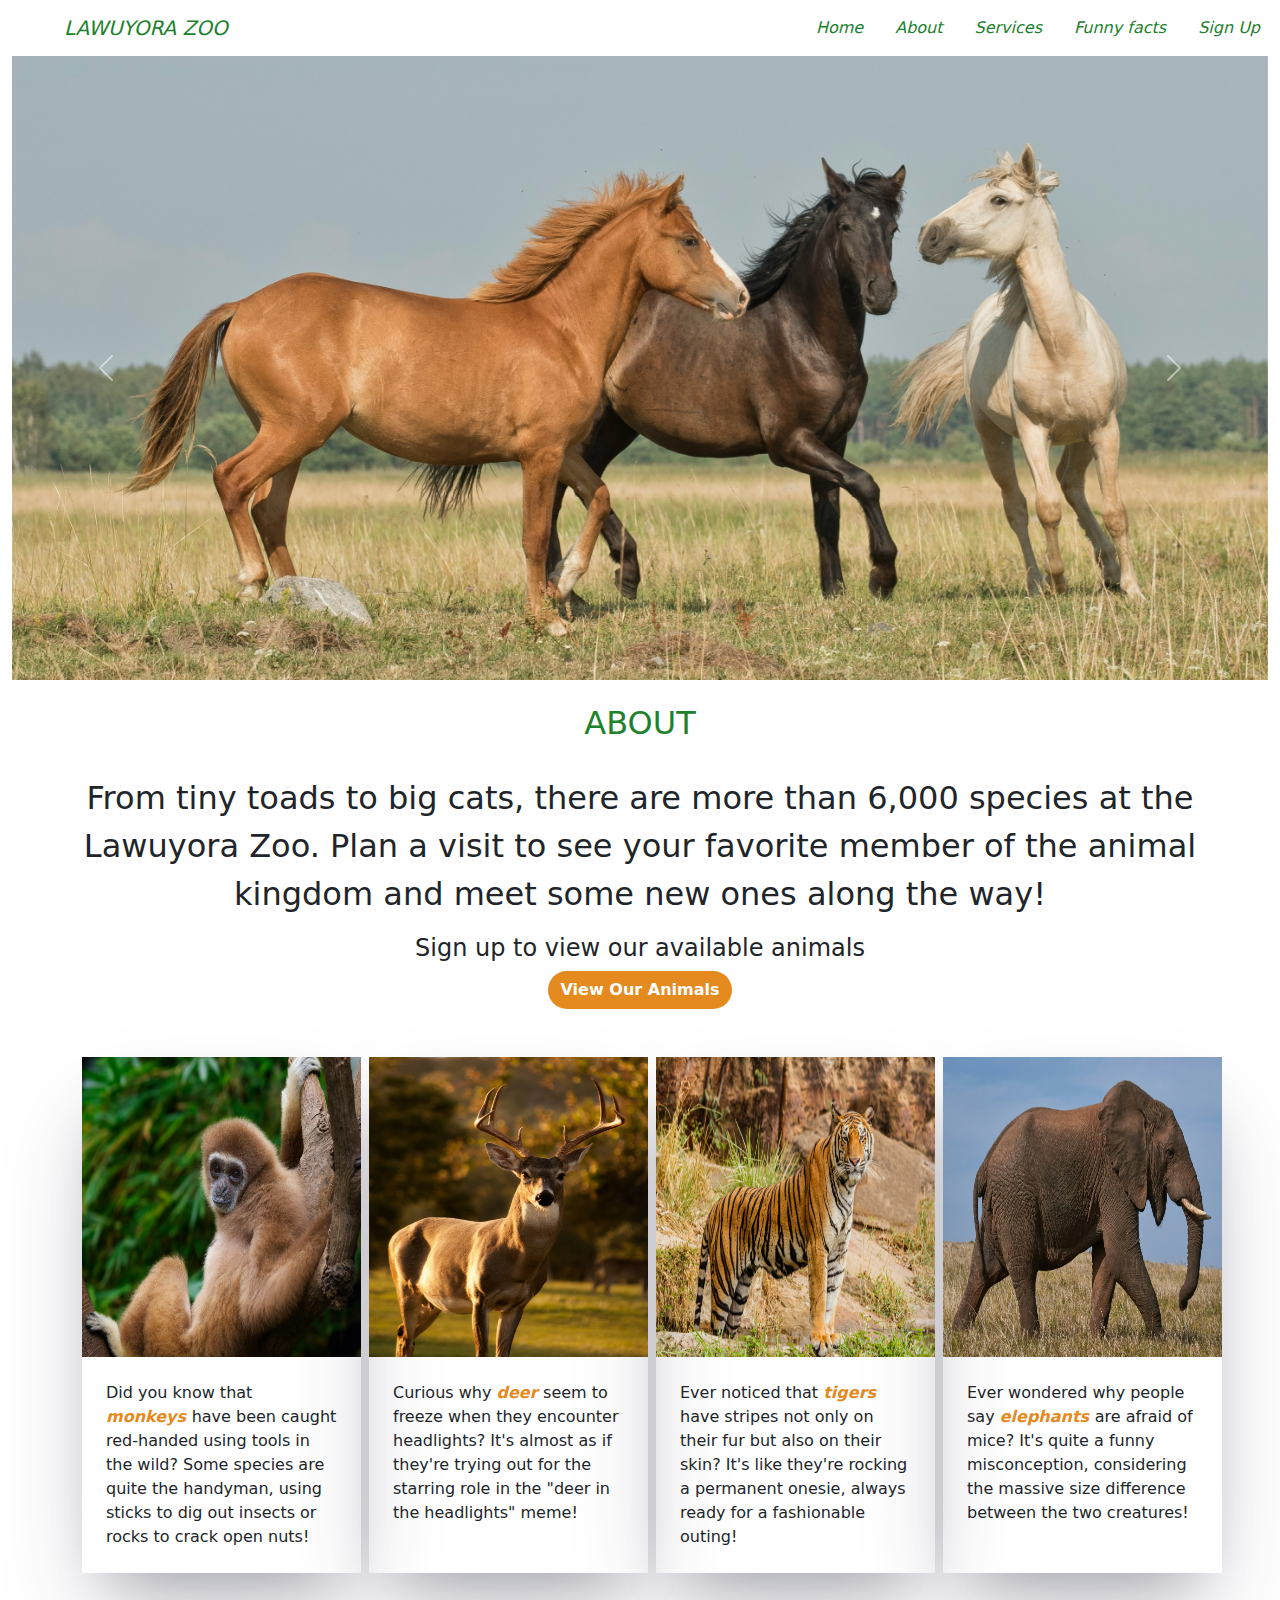
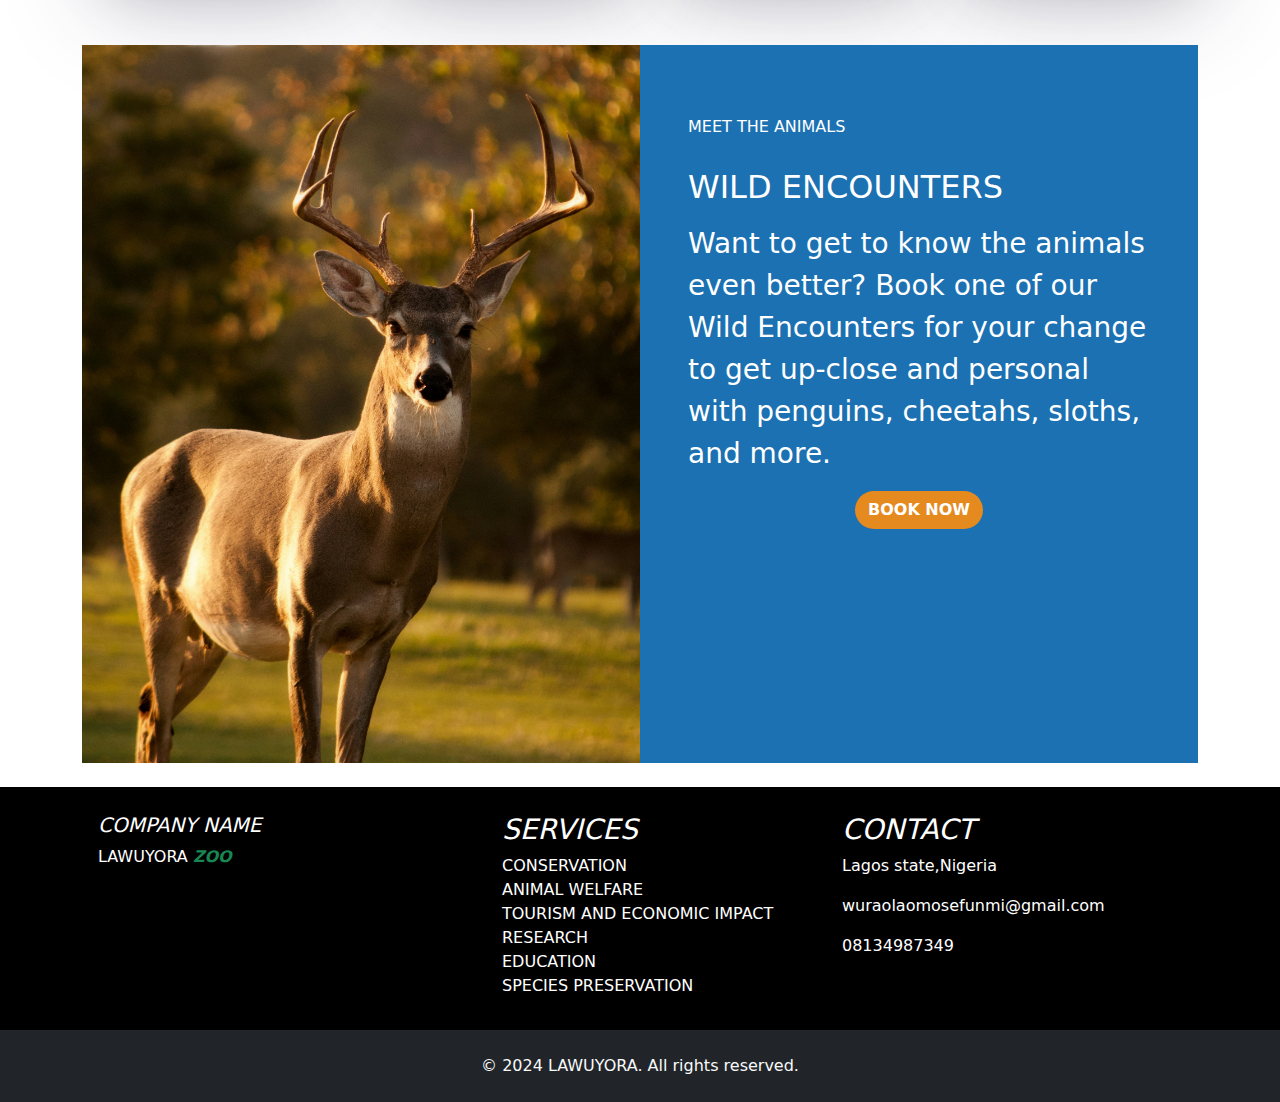
<file: index.html>
<!DOCTYPE html>
<html lang="en">
<head>
    <meta charset="UTF-8">
    <meta name="viewport" content="width=device-width, initial-scale=1.0">
    <link rel="stylesheet" href="bootstrap-5.3.3-dist/css/bootstrap.min.css">
    <link rel="stylesheet" href="bootstrap-5.3.3-dist/js/bootstrap.min.js">
    <link rel="stylesheet" href="./style/style.css">
    <script src="https://cdn.jsdelivr.net/npm/bootstrap@5.3.3/dist/js/bootstrap.bundle.min.js" integrity="sha384-YvpcrYf0tY3lHB60NNkmXc5s9fDVZLESaAA55NDzOxhy9GkcIdslK1eN7N6jIeHz" crossorigin="anonymous"></script>
    <title>Zoo Management</title>
</head>
<body>
    <nav class="navbar navbar-expand-lg my-nav ">
        <div class="container-fluid">
               <a class="navbar-brand ms-5 p-1 links" href="#">LAWUYORA ZOO</a>
               <button class="navbar-toggler" type="button" data-bs-toggle="collapse" data-bs-target="#navbarSupportedContent" aria-controls="navbarSupportedContent" aria-expanded="false" aria-label="Toggle navigation">
                   <span class="navbar-toggler-icon"></span>
               </button>
               <div class="collapse  navbar-collapse" id="navbarSupportedContent">
                   <ul class="navbar-nav d-nav ms-auto  mb-2 mb-lg-0">
                   <li class="nav-item">
                       <a class="nav-link  ms-3 links" aria-current="page" href="#">Home</a>
                   </li>
                   <li class="nav-item">
                       <a class="nav-link ms-3 links" href="#about">About</a>
                   </li>
                   <li class="nav-item">
                       <a class="nav-link ms-3 links" href="#service">Services</a>
                   </li>
                   <li class="nav-item">
                    <a class="nav-link ms-3 links" href="#facts">Funny facts</a>
                </li>
                   <li class="nav-item">
                       <a class="nav-link ms-3 links" href="./signUp.html">Sign Up</a>
                   </li>
                   </ul>
               </div>
        </div>
    </nav>
    <div class="container-fluid">
        <div class="row">
            <div class="zoo-background">
                <div id="carouselExampleControls" class="carousel slide" data-bs-ride="carousel">
                <div class="carousel-inner">
                    <div class="carousel-item active">
                    <img src="./img/annika-treial-e4WUwbcur7Y-unsplash (2).jpg" class="  carou-img d-block w-100" alt="...">
                    </div>
                    <div class="carousel-item">
                    <img src="./img/mylon-ollila-j4ocWYAP_cs-unsplash (1).jpg" class="carou-img d-block w-100" alt="...">
                    </div>
                    <div class="carousel-item">
                    <img src="./img/stefanie-poepken-9tSzeU5ZSLQ-unsplash (1).jpg" class="carou-img d-block w-100" alt="...">
                    </div>
                </div>
                <button class="carousel-control-prev" type="button" data-bs-target="#carouselExampleControls" data-bs-slide="prev">
                    <span class="carousel-control-prev-icon" aria-hidden="true"></span>
                    <span class="visually-hidden">Previous</span>
                </button>
                <button class="carousel-control-next" type="button" data-bs-target="#carouselExampleControls" data-bs-slide="next">
                    <span class="carousel-control-next-icon" aria-hidden="true"></span>
                    <span class="visually-hidden">Next</span>
                </button>
                </div>
            </div>
        </div>
    </div>
    <section>
        <div id="about" class="container">
            <div class="row">
                <h2 class="text-center abt-text p-4">ABOUT</h2>
                <p class="text-center fs-2 fst-italics">From tiny toads to big cats, there are more than 6,000 species at the Lawuyora Zoo. Plan a visit to see your favorite member of the animal kingdom and meet some new ones along the way!</p>
                <div class="col text-center">
                    <h4>Sign up to view our available animals</h4>
                    <a href="signUp.html" class="btn viewAnimalsBtn  p2 fw-bold">View Our Animals</a>
                </div>
            </div>
        </div>
    </section>
    <section id="facts" class="py-5">
        <div class="container">
            <div class="row">
                <div class="main-pageAnimals d-flex">
                    <div class=" d-card col-md-3 me-2" >
                        <img src="./img/pexels-monkeytactics-751821 (1).jpg" class="img-fluid home-animals card-pic" alt="...">
                        <div class="">
                            <p class="card-text p-4">Did you know that <span class="d-animal"> monkeys </span> have been caught red-handed using tools in the wild? Some species are quite the handyman, using sticks to dig out insects or rocks to crack open nuts!</p>
                        </div>
                    </div>
                    <div class=" d-card me-2 col-md-3">
                        <img src="./img/laura-college-K_Na5gCmh38-unsplash (1).jpg" class="img-fluid home-animals " alt="...">
                        <div class="">
                            <p class="card-text p-4">Curious why <span class="d-animal"> deer </span> seem to freeze when they encounter headlights? It's almost as if they're trying out for the starring role in the "deer in the headlights" meme!</p>
                        </div>
                    </div>
                    <div class=" d-card me-2 col-md-3" >
                        <img src="./img/./a-g-YuQgNYku1M8-unsplash.jpg" class="img-fluid home-animals" alt="...">
                        <div class="">
                            <p class="card-text p-4">Ever noticed that <span class="d-animal"> tigers</span> have stripes not only on their fur but also on their skin? It's like they're rocking a permanent onesie, always ready for a fashionable outing!</p>
                        </div>
                    </div>
                    <div class=" d-card me-2 col-md-3" >
                        <img src="./img/wolfgang-hasselmann-P7L5011nD5s-unsplash (1).jpg" class="img-fluid home-animals" alt="...">
                        <div class="">
                            <p class="card-text p-4">Ever wondered why people say <span class="d-animal">elephants </span>  are afraid of mice? It's quite a funny misconception, considering the massive size difference between the two creatures!</p>
                        </div>
                    </div>
                </div>
            </div>
        </div>
    </section>
    <section>
        <div id="service" class="meet-animals container">
            <div class="row" >
                <div class="d-flex py-4">
                    <div class="meet-img col-6">
                        <img src="./img/laura-college-K_Na5gCmh38-unsplash (1).jpg" class="img-fluid" alt=""  >
                    </div>
                    <div class="meet-text col-6 p-5">
                        <h6 class="py-4">MEET THE ANIMALS</h6>
                        <h2 class="pb-2" >WILD ENCOUNTERS</h2>
                        <p class="fs-3">Want to get to know the animals even better? Book one of our Wild Encounters for your change to get up-close and personal with penguins, cheetahs, sloths, and more.</p>
                        <div class="col text-center">
                            <a href="#" class="btn viewAnimalsBtn  p2 fw-bold">BOOK NOW</a>
                        </div>
                    </div>
                </div>
            </div>
        </div>
    </section>
    <section>
        <div id="service" class="container">
            <div class="row">
                <div class="display-ss">
                    <h6 class="py-4">MEET THE ANIMALS</h6>
                        <h2 class="pb-2" >WILD ENCOUNTERS</h2>
                        <p class="fs-3">Want to get to know the animals even better? Book one of our Wild Encounters for your change to get up-close and personal with penguins, cheetahs, sloths, and more.</p>
                        <div class="col text-center mb-3">
                            <a href="#" class="btn viewAnimalsBtn  p2  fw-bold">BOOK NOW</a>
                        </div>
                </div>
            </div>
        </div>
    </section>
    <section class="footer">
        <div class="container">
            <div class="row">
                <div class="main-footer d-flex justify-content-around">
                    <div class="col-md-4 p-3">
                      <h5 class="fst-italic">COMPANY NAME</h5>
                      <p>LAWUYORA <span class="fst-italic text-success fw-bold">ZOO</span></p>
                    </div>
                    <div class="col-md-4 p-3">
                      <ul>
                        <h3 class="fst-italic">SERVICES</h3>
                        <li>CONSERVATION</li>
                        <li>ANIMAL WELFARE</li>
                        <li>TOURISM AND ECONOMIC IMPACT</li>
                        <li>RESEARCH</li>
                        <li>EDUCATION</li>
                        <li>SPECIES PRESERVATION</li>
                      </ul>
                    </div>
                    <div class="col-md-4 p-3">
                      <h3 class="fst-italic">CONTACT</h3>
                      <p>Lagos state,Nigeria</p>
                      <p>wuraolaomosefunmi@gmail.com</p>
                      <p>08134987349</p>
                    </div>
                </div>
            </div>
        </div>
    </section>
    <section class="bg-dark">
        <div class="last-footer  ">
            <footer class="text-light text-center p-4">&copy; 2024 LAWUYORA. All rights reserved.</footer>
         </div>
    </section>
</body>
</html>
</file>
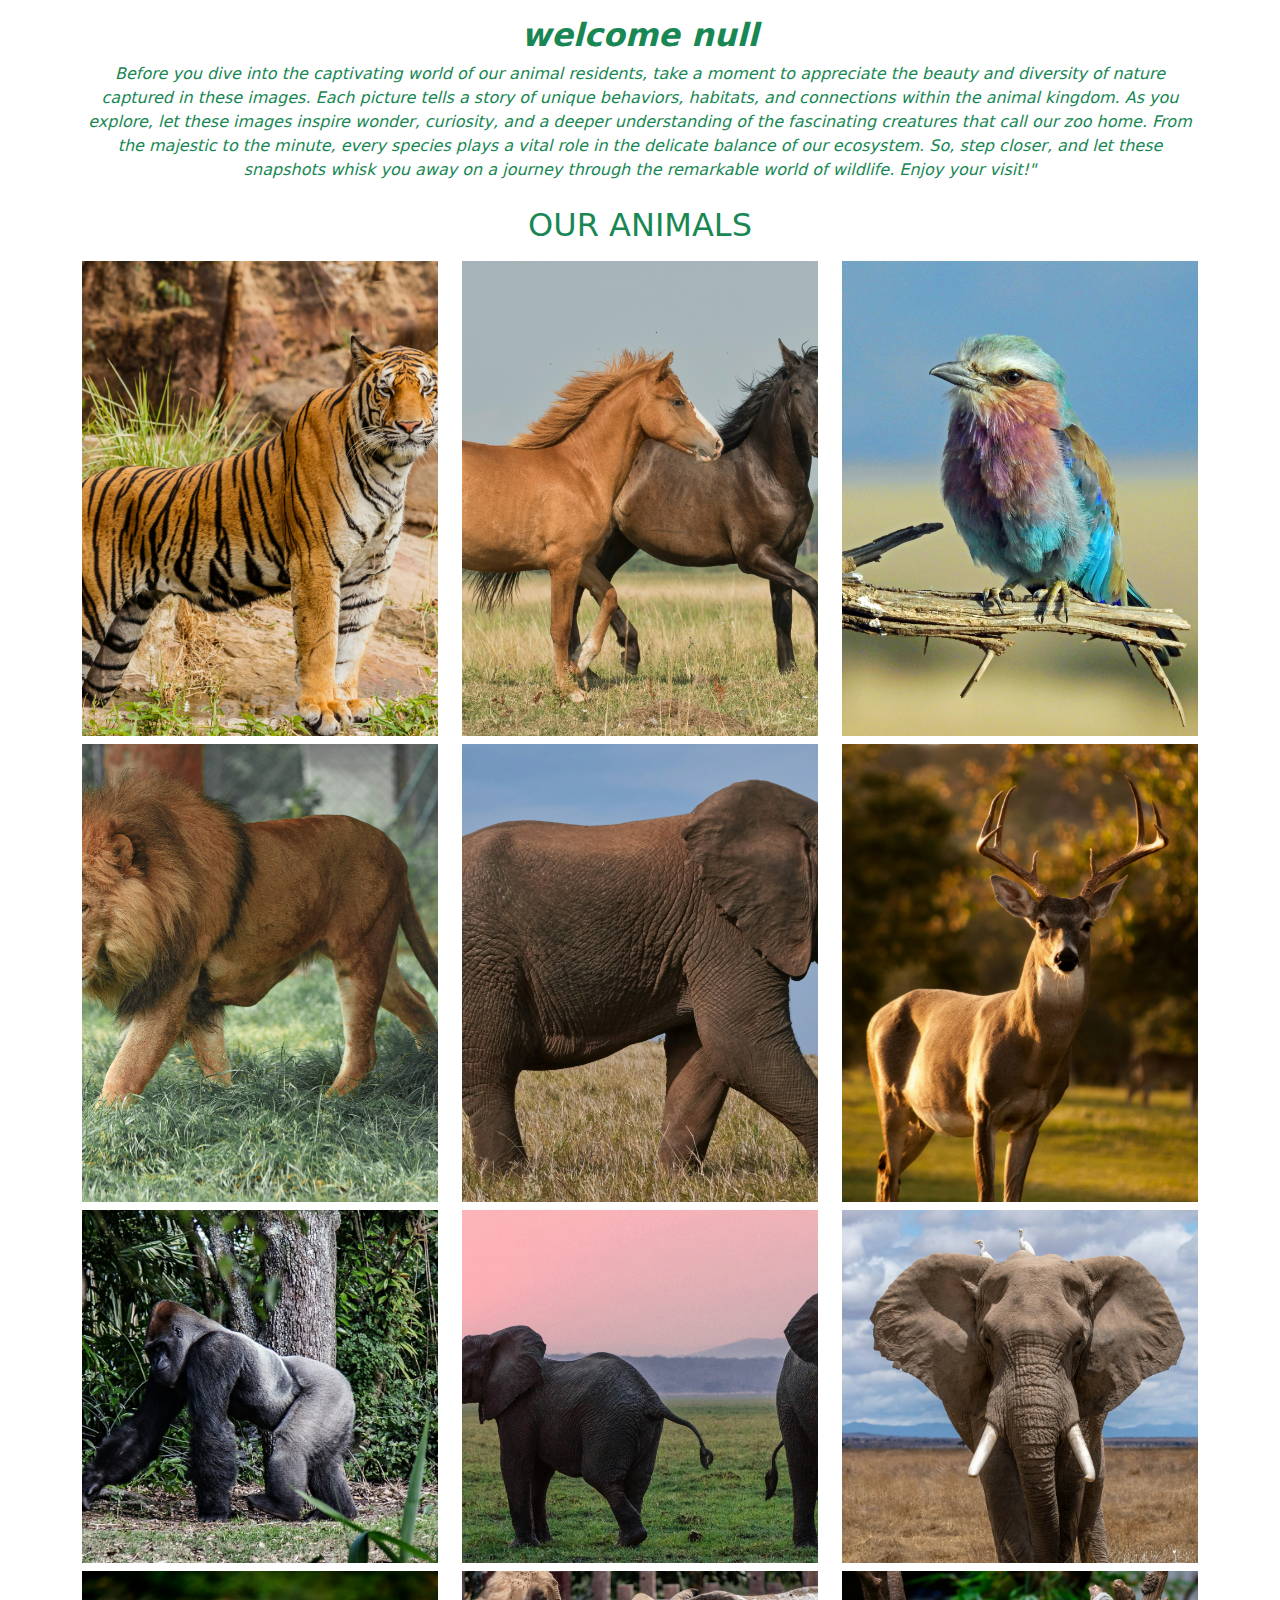
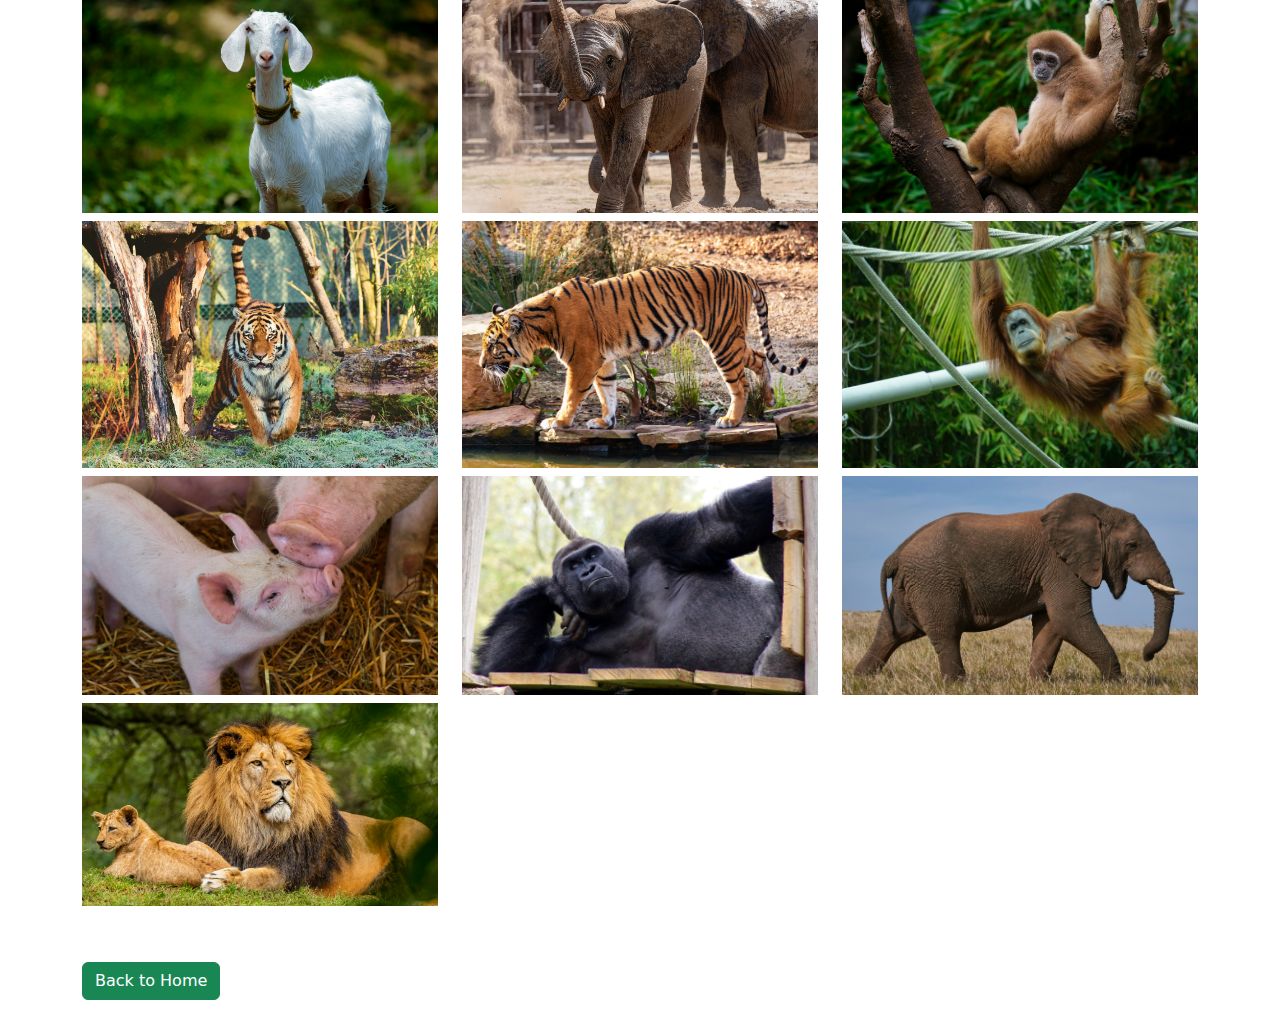
<file: animals.html>
<!DOCTYPE html>
<html lang="en">
  <head>
    <meta charset="UTF-8" />
    <meta name="viewport" content="width=device-width, initial-scale=1.0" />
    <link rel="stylesheet" href="bootstrap-5.3.3-dist/css/bootstrap.min.css" />
    <link rel="stylesheet" href="bootstrap-5.3.3-dist/js/bootstrap.min.js" />
    <link rel="stylesheet" href="./style/animal.css" />
    <title>animals</title>
  </head>
  <body>
    <section>
        <div class="container">
            <div class="row">
                <h2 class="name text-center text-success fw-bold pt-3 fst-italic"></h2>
                <p class="text-center text-success fst-italic">Before you dive into the captivating world of our animal residents, take a moment to appreciate the beauty and diversity of nature captured in these images. Each picture tells a story of unique behaviors, habitats, and connections within the animal kingdom.
                    As you explore, let these images inspire wonder, curiosity, and a deeper understanding of the fascinating creatures that call our zoo home. From the majestic to the minute, every species plays a vital role in the delicate balance of our ecosystem.
                    So, step closer, and let these snapshots whisk you away on a journey through the remarkable world of wildlife. Enjoy your visit!"</p>
            </div>
        </div>
    </section>
    <h2 class="text-center p-2 text-success">OUR ANIMALS</h2>
    <section>
      <div class="container">
        <div class="row">
                <img
                  src="./img/a-g-YuQgNYku1M8-unsplash.jpg"
                  alt=""
                  class="img-fluid col-md-4 mb-2"
                />
                <img
                  src="./img/annika-treial-e4WUwbcur7Y-unsplash (2).jpg"
                  alt=""
                  class="img-fluid col-md-4 mb-2"
                />
                <img
                  src="./img/david-clode-7_TTPznVIQI-unsplash.jpg"
                  alt=""
                  class="img-fluid col-md-4 mb-2"
                />
                <img
                  src="./img/francesco-ZxNKxnR32Ng-unsplash.jpg"
                  alt=""
                  class="img-fluid col-md-4 mb-2"
                />
                <img
                  src="./img/wolfgang-hasselmann-P7L5011nD5s-unsplash (1).jpg"
                  alt=""
                  class="img-fluid col-md-4 mb-2"
                />
                <img
                  src="./img/laura-college-K_Na5gCmh38-unsplash (1).jpg"
                  alt=""
                  class="img-fluid col-md-4 mb-2"
                />
                <img
                  src="./img/mike-arney-rJ5vHo8gr2U-unsplash (1).jpg"
                  alt=""
                  class="img-fluid col-md-4 mb-2"
                />
                <img
                  src="./img/mylon-ollila-j4ocWYAP_cs-unsplash (1).jpg"
                  alt=""
                  class="img-fluid col-md-4 mb-2"
                />
                <img
                  src="./img/nam-anh-QJbyG6O0ick-unsplash (1).jpg"
                  alt=""
                  class="img-fluid col-md-4 mb-2"
                />
                <img
                  src="./img/nandhu-kumar-jAMcUbsTvWE-unsplash.jpg"
                  alt=""
                  class="img-fluid col-md-4 mb-2"
                />
                <img
                  src="./img/pexels-jdgromov-7122719 (1).jpg"
                  alt=""
                  class="img-fluid col-md-4 mb-2"
                />
                <img
                  src="./img/pexels-monkeytactics-751821.jpg"
                  alt=""
                  class="img-fluid col-md-4 mb-2"
                />
                <img
                  src="./img/pexels-ralph-407274-2263936.jpg"
                  alt=""
                  class="img-fluid col-md-4 mb-2"
                />
                <img
                  src="./img/pexels-robert-stokoe-105922-2689436 (1).jpg"
                  alt=""
                  class="img-fluid col-md-4 mb-2"
                />
                <img
                  src="./img/pexels-tonka-1123771.jpg"
                  alt=""
                  class="img-fluid col-md-4 mb-2"
                />
                <img
                  src="./img/stefanie-poepken-9tSzeU5ZSLQ-unsplash (1).jpg"
                  alt=""
                  class="img-fluid col-md-4 mb-2"
                />
                <img
                  src="./img/valentin-jorel-Mpyn-ne644Y-unsplash (1).jpg"
                  alt=""
                  class="img-fluid col-md-4 mb-2"
                />
                <img
                  src="./img/wolfgang-hasselmann-P7L5011nD5s-unsplash (1).jpg"
                  alt=""
                  class="img-fluid col-md-4 mb-2"
                />
                <img
                  src="./img/zdenek-machacek-UxHol6SwLyM-unsplash (1) (2).jpg"
                  alt=""
                  class="img-fluid col-md-4 mb-2"
                />
             <div class="pb-3">
                <button class="btn btn-success mt-5 text-center">Back to Home</button>
             </div>

    
      </div>
    </section>

    <script src="animals.js"></script>
  </body>
</html>
</file>
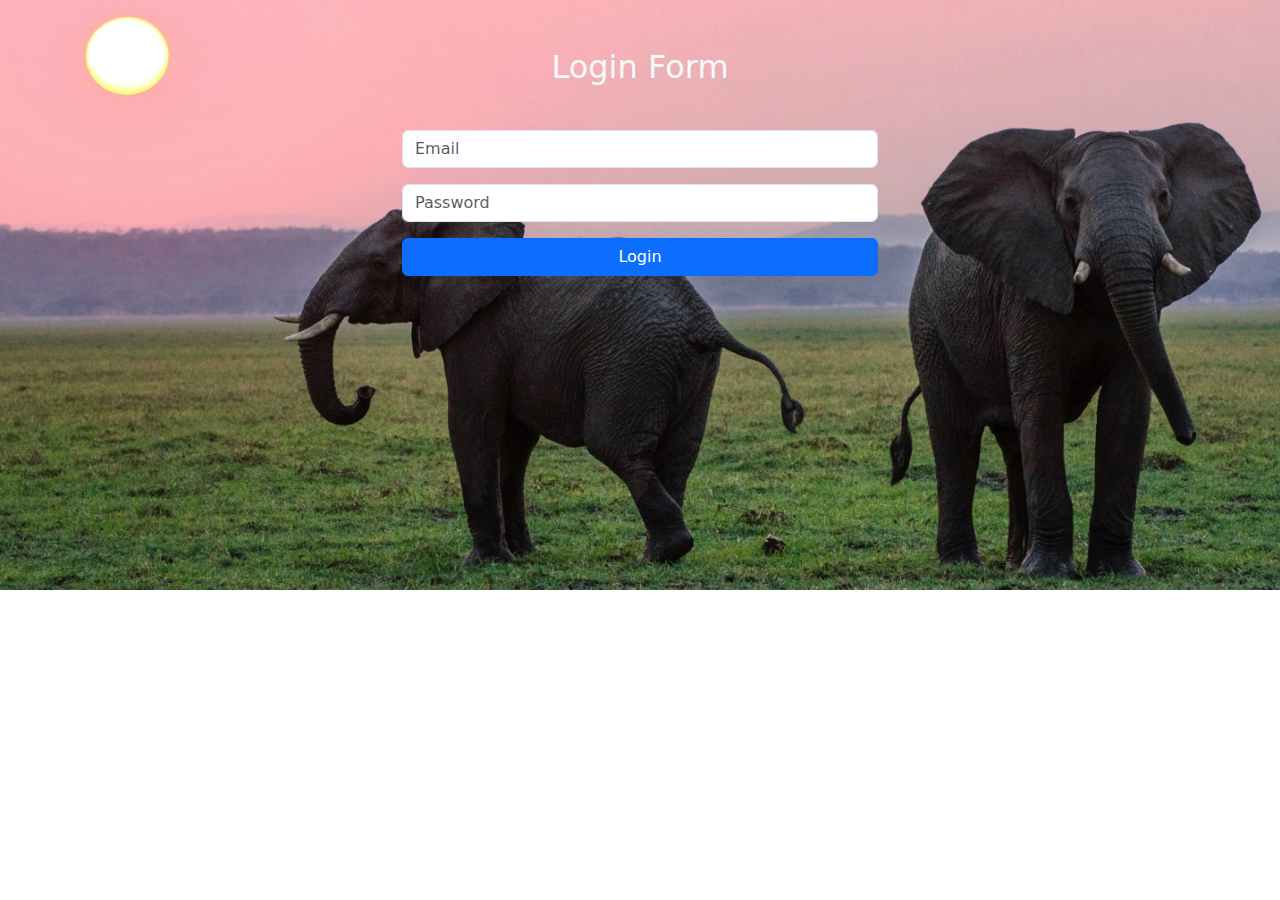
<file: signIn.html>
<!DOCTYPE html>
<html lang="en">
<head>
    <meta charset="UTF-8">
    <meta name="viewport" content="width=device-width, initial-scale=1.0">
    <link rel="stylesheet" href="bootstrap-5.3.3-dist/css/bootstrap.min.css">
    <link rel="stylesheet" href="bootstrap-5.3.3-dist/js/bootstrap.min.js">
    <title>SignIn Form</title>
</head>
<body>
    <style>
        .d-signin{
            background-image: url(./img/mylon-ollila-j4ocWYAP_cs-unsplash\ \(1\).jpg);
            background-size: cover;
            background-repeat: no-repeat;
            height: 590px;
        }
        .error{
            color: red;
            padding: 10px;
            font-weight: bold;
            text-align: center;
        }
        .congrat{
            color: green;
            padding: 10px;
            font-weight: bold;
            text-align: center;
        }
    </style>
    <body>
        <body>
           <section class="d-signin">
            <div class="container ">
                <div class="row ">
                  <div class="" style="width: 500px;margin-left: auto;margin-right: auto;">
                    <div class="mt-5">
                      <h2 class="text-center text-light">Login Form</h2>
                      <p class="error"></p>
                      <p class="congrats"></p>
                      <form id="form" action="" method="post">
                        <div class="mb-3">
                          <input
                            type="email"
                            name=""
                            id="email"
                            class="form-control"
                            placeholder="Email"
                          />
                        </div>
                        <div class="mb-3">
                          <input
                            type="password"
                            name=""
                            id="password"
                            class="form-control"
                            placeholder="Password"
                          />
                        </div>
                        <div class="d-grid gap-2">
                          <button class="btn btn-primary" type="submit">Login</button>
                        </div>
                      </form>
                    </div>
                  </div>
                </div>
              </div>
           </section>
    
    <script>
        const myForm = document.getElementById("form");
        const myEmail = document.getElementById("email");
        const myPassword = document.getElementById("password");
        const errorMessage = document.querySelector('.error');
        const congratsMessage = document.querySelector('.congrats');

        // add event listener to form 
        myForm.addEventListener('submit',loginForm)

        // create a function to handle the login
        function loginForm(e){
            e.preventDefault();

                if(myEmail.value === "" || myPassword.value ===""){
                    errorMessage.innerHTML = "fields must be filled"
                }
                else{
                    let emailGet = localStorage.getItem('email')
                    let passwordGet = localStorage.getItem('password')
                    if(emailGet === myEmail.value && passwordGet ===  myPassword.value){
                        // congrats.innerHTML = "congrats"
                        window.location.href = "animals.html"
                    }
                    else{
                        errorMessage.innerHTML="invalid email or password"
                        congratsMessage.style.display="none"
                    }
                }
            }
    </script>
</body>
</html>
</file>
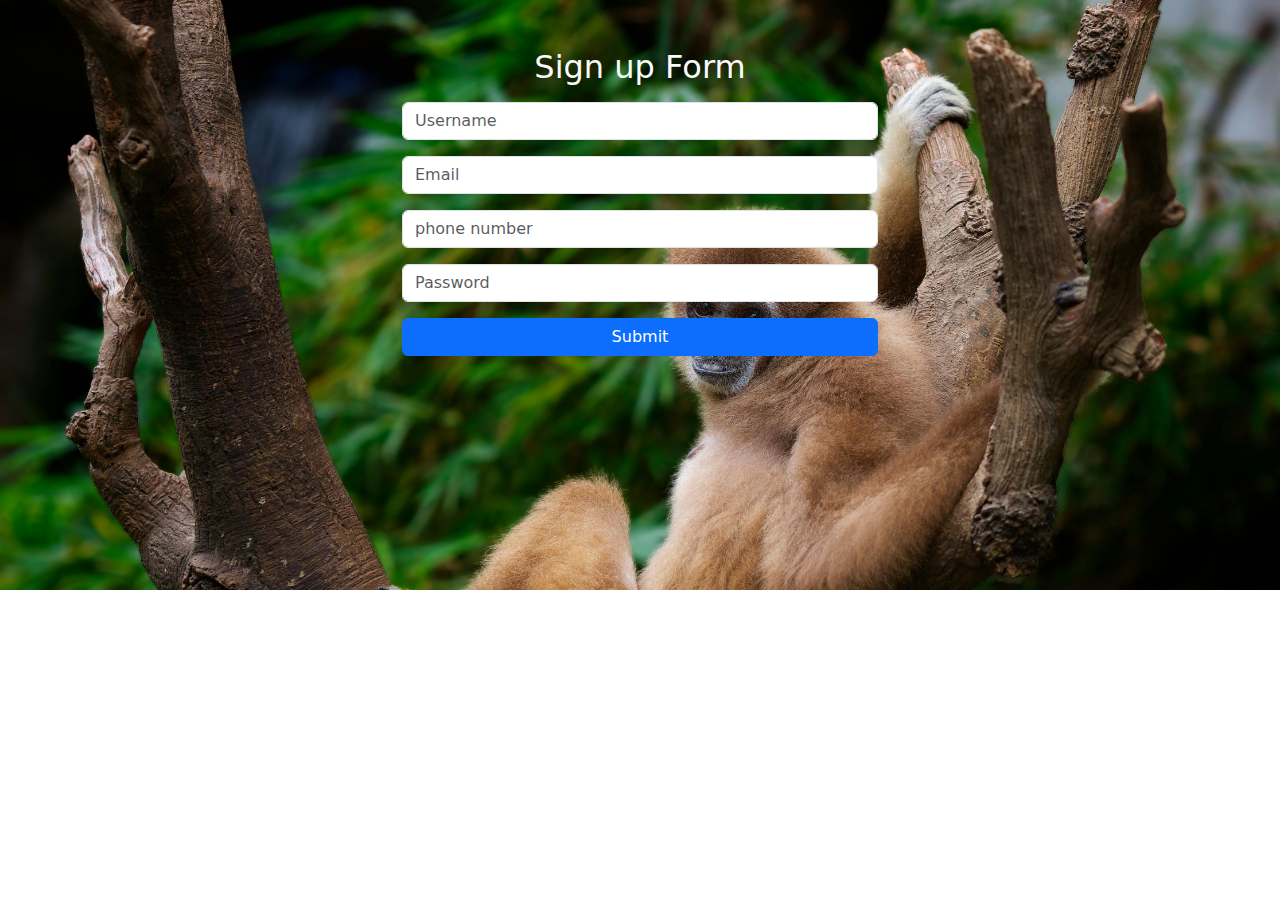
<file: signUp.html>
<!DOCTYPE html>
<html lang="en">
<head>
    <meta charset="UTF-8">
    <meta name="viewport" content="width=device-width, initial-scale=1.0">
    <link rel="stylesheet" href="bootstrap-5.3.3-dist/css/bootstrap.min.css">
    <link rel="stylesheet" href="bootstrap-5.3.3-dist/js/bootstrap.min.js">
    <title>sign UP</title>
</head>
<body>
    <style>
        .d-signup{
            background-image: url(./img/pexels-monkeytactics-751821.jpg);
            background-size: cover;
            background-repeat: no-repeat;
            height: 590px;
        }
        .error{
          color: red;
          font-weight: bold;
          text-align: center;
        }
        .congrats{
          color: green;
          font-weight: bold;
          text-align: center;
        }
      </style>
      <body>
        <section class="d-signup">
            <div class="container ">
                <div class="row ">
                  <div class="" style="width: 500px;margin-left: auto;margin-right: auto;">
                    <div class=" mt-5">
                      <h2 class="text-center text-light">Sign up Form</h2>
                      <p class="error"></p>
                      <p class="congrats"></p>
                      <form id="form" action="" method="post">
                        <div class="mb-3">
                          <input
                            type="text"
                            name=""
                            class="form-control"
                            placeholder="Username"
                            id="username"
                          />
                        </div>
                        <div class="mb-3">
                          <input
                            type="email"
                            name=""
                            id="email"
                            class="form-control"
                            placeholder="Email"
                          />
                        </div>
                        <div class="mb-3">
                          <input
                            type=""
                            name=""
                            id="phone"
                            class="form-control"
                            placeholder="phone number"
                          />
                        </div>
                        <div class="mb-3">
                          <input
                            type="password"
                            name=""
                            id="password"
                            class="form-control"
                            placeholder="Password"
                          />
                        </div>
                        <div class="d-grid gap-2">
                          <button class="btn btn-primary" type="submit">Submit</button>
                        </div>
                      </form>
                    </div>
                  </div>
                </div>
              </div>
        </section>
    
    
        <script>
            const myForm = document.getElementById("form");
            const myUsername = document.getElementById("username");
            const myEmail = document.getElementById("email");
            const myPhone = document.getElementById('phone')
            const myPassword = document.getElementById("password");
            const errorMessage = document.querySelector('.error');
            const congratsMessage = document.querySelector('.congrats')
            // Add an event listener
            myForm.addEventListener("submit", (e) => {
                e.preventDefault();
                if(myUsername.value.length === 0 && myEmail.value.length === 0 && myPassword.value.length === 0 && myPhone.value.length === 0){
                    errorMessage.innerHTML = 'Please enter your details.'

                }
                else if(myUsername.value.length === 0){
                  errorMessage.innerHTML = 'please enter your username'
                }else if(myEmail.value.length === 0){
                  errorMessage.innerHTML = 'please enter your email'
                }else if(myPhone.value.length === 0){
                  errorMessage.innerHTML = 'please enter your Phone Number'
                }else if(isNaN(myPhone.value)){
                  errorMessage.innerHTML = 'Enter a valid number'
                }else if(myPassword.value.length === 0){
                  errorMessage.innerHTML = 'please enter your Password'
                }
                 else if(myPassword.value.length < 6){
                  errorMessage.innerHTML = 'password must not be less than 6 characters'
                }else{
                  congratsMessage.innerHTML = 'congratulations...form successfully submitted'
                  // errorMessage.style.display = "none"
                  localStorage.setItem('username', myUsername.value);
                    localStorage.setItem('email',myEmail.value);
                    localStorage.setItem('password',myPassword.value);
                    window.location.href = 'signin.html'
                }
            });
        </script>
      </body>
    </html>
    
</body>
</html>
</file>
<file: style/style.css>
.links{
    color: #20812d;
    font-style: italic;
}
.links:hover{
    font-weight: bold;
    color: #20812d;
}
.carou-img{
    object-fit: cover;
}
.abt-text{
    color: #20812d;
}
.viewAnimalsBtn{
    background-color: #e58a1f;
    color: white;
    border-radius: 30px
}
.viewAnimalsBtn:hover{
    background-color: #20812d;
    color: white;
}
.d-card{
     box-shadow: rgba(50, 50, 93, 0.25) 0px 50px 100px -20px, rgba(0, 0, 0, 0.3) 0px 30px 60px -30px;
}
.home-animals{
    height: 300px;
    width: 300px;
}
.d-animal{
    color: #e58a1f;
    font-weight: bolder;
    font-style: oblique;
}
.meet-text{
    background-color: #1b71b2;
    color: white;
}
.display-ss{
    display: none;
}
.footer{
    background-color: black;
    color: white;
    padding-top: 10px;
}
.footer ul{
    list-style-type: none;
}
.footer li:hover{
    text-decoration: underline;
}





@media only screen and (min-width:360px) and (max-width:720px){
    .main-pageAnimals{
        text-align: center;
    }.card-text{
        text-align: center;
    }
   .main-pageAnimals{
    display: flex;
    flex-direction: column;
   }
   .display-ss{
    display: block;
    background-color: #1b71b2;
    color: white;
    display: flex;
    flex-direction: column;
    justify-content: center;
    text-align: center;
   }
   .meet-text{
    display: none;
   }
   .meet-img{
    display: none;
   }
   .main-footer{
    display: flex;
    flex-direction: column;
    text-align: center;
   }
}
</file>
<file: style/animal.css>
img{
    object-fit: cover;
}
</file>
